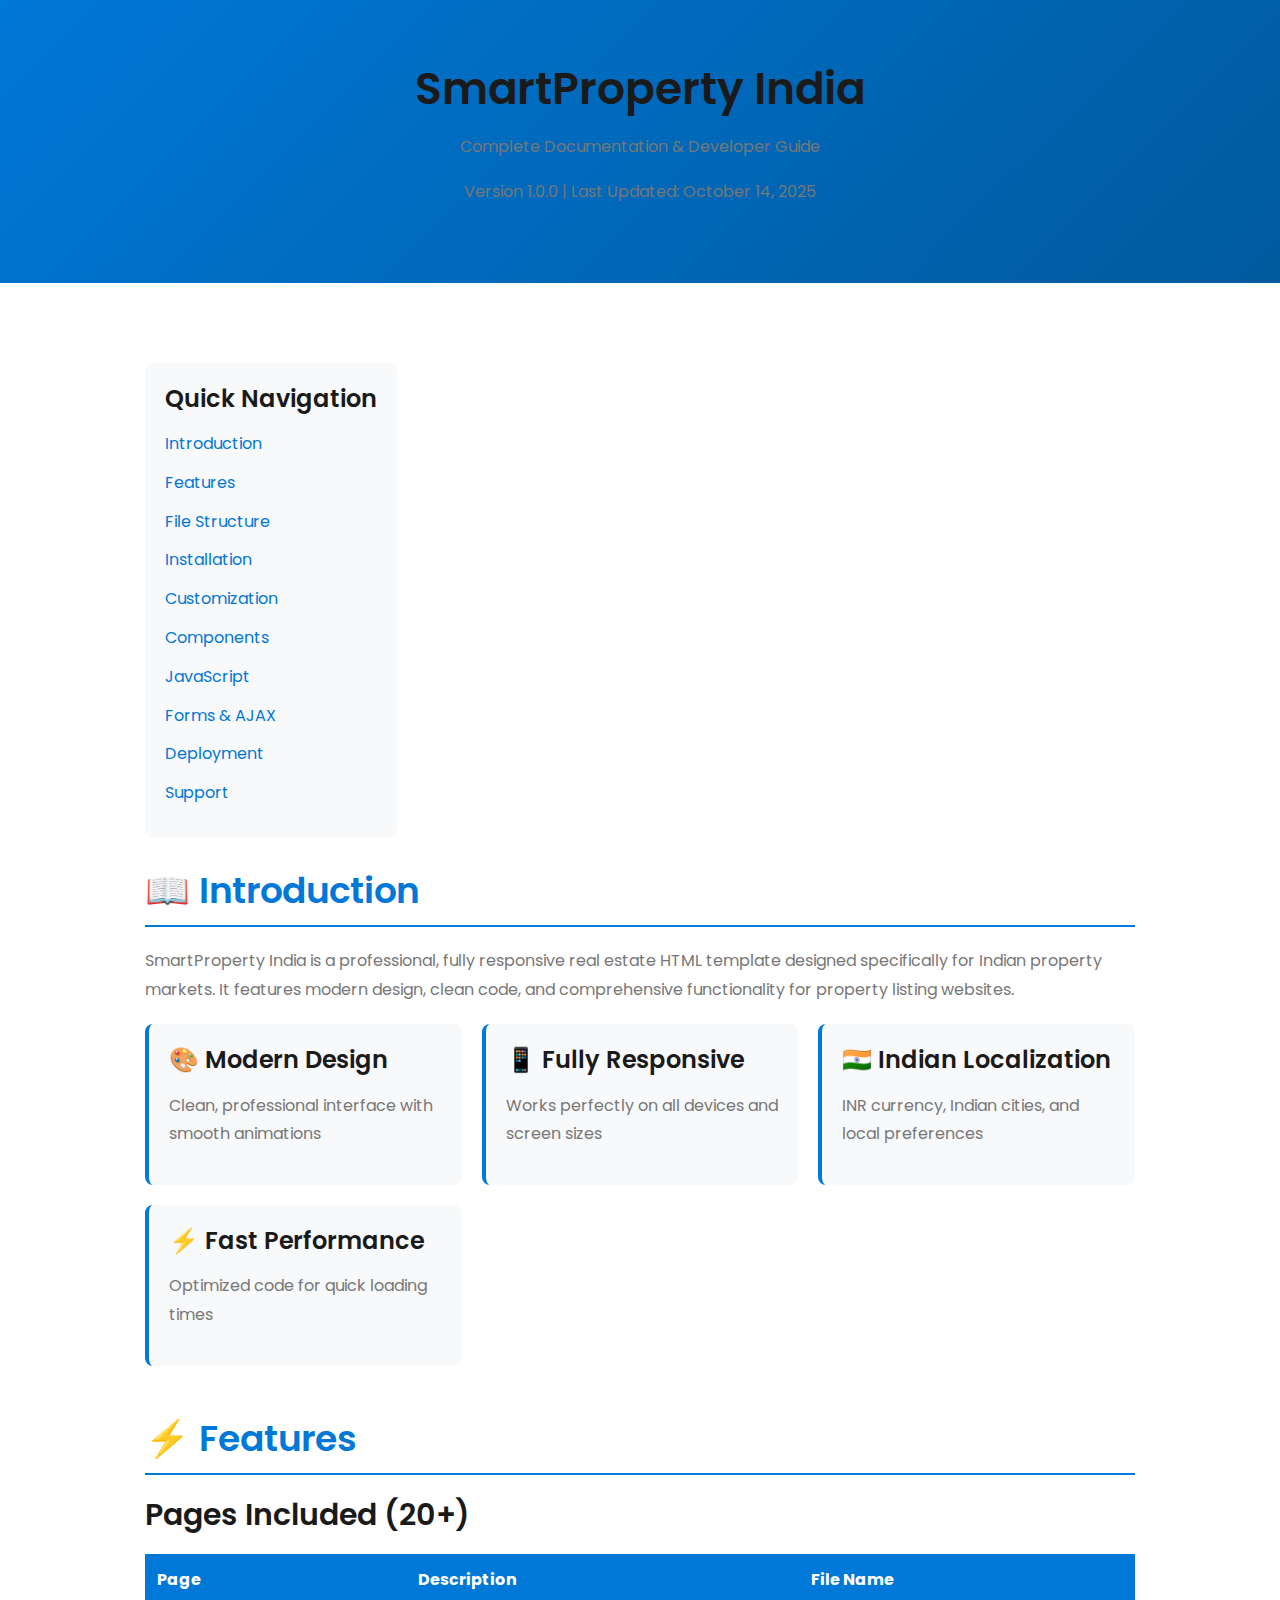
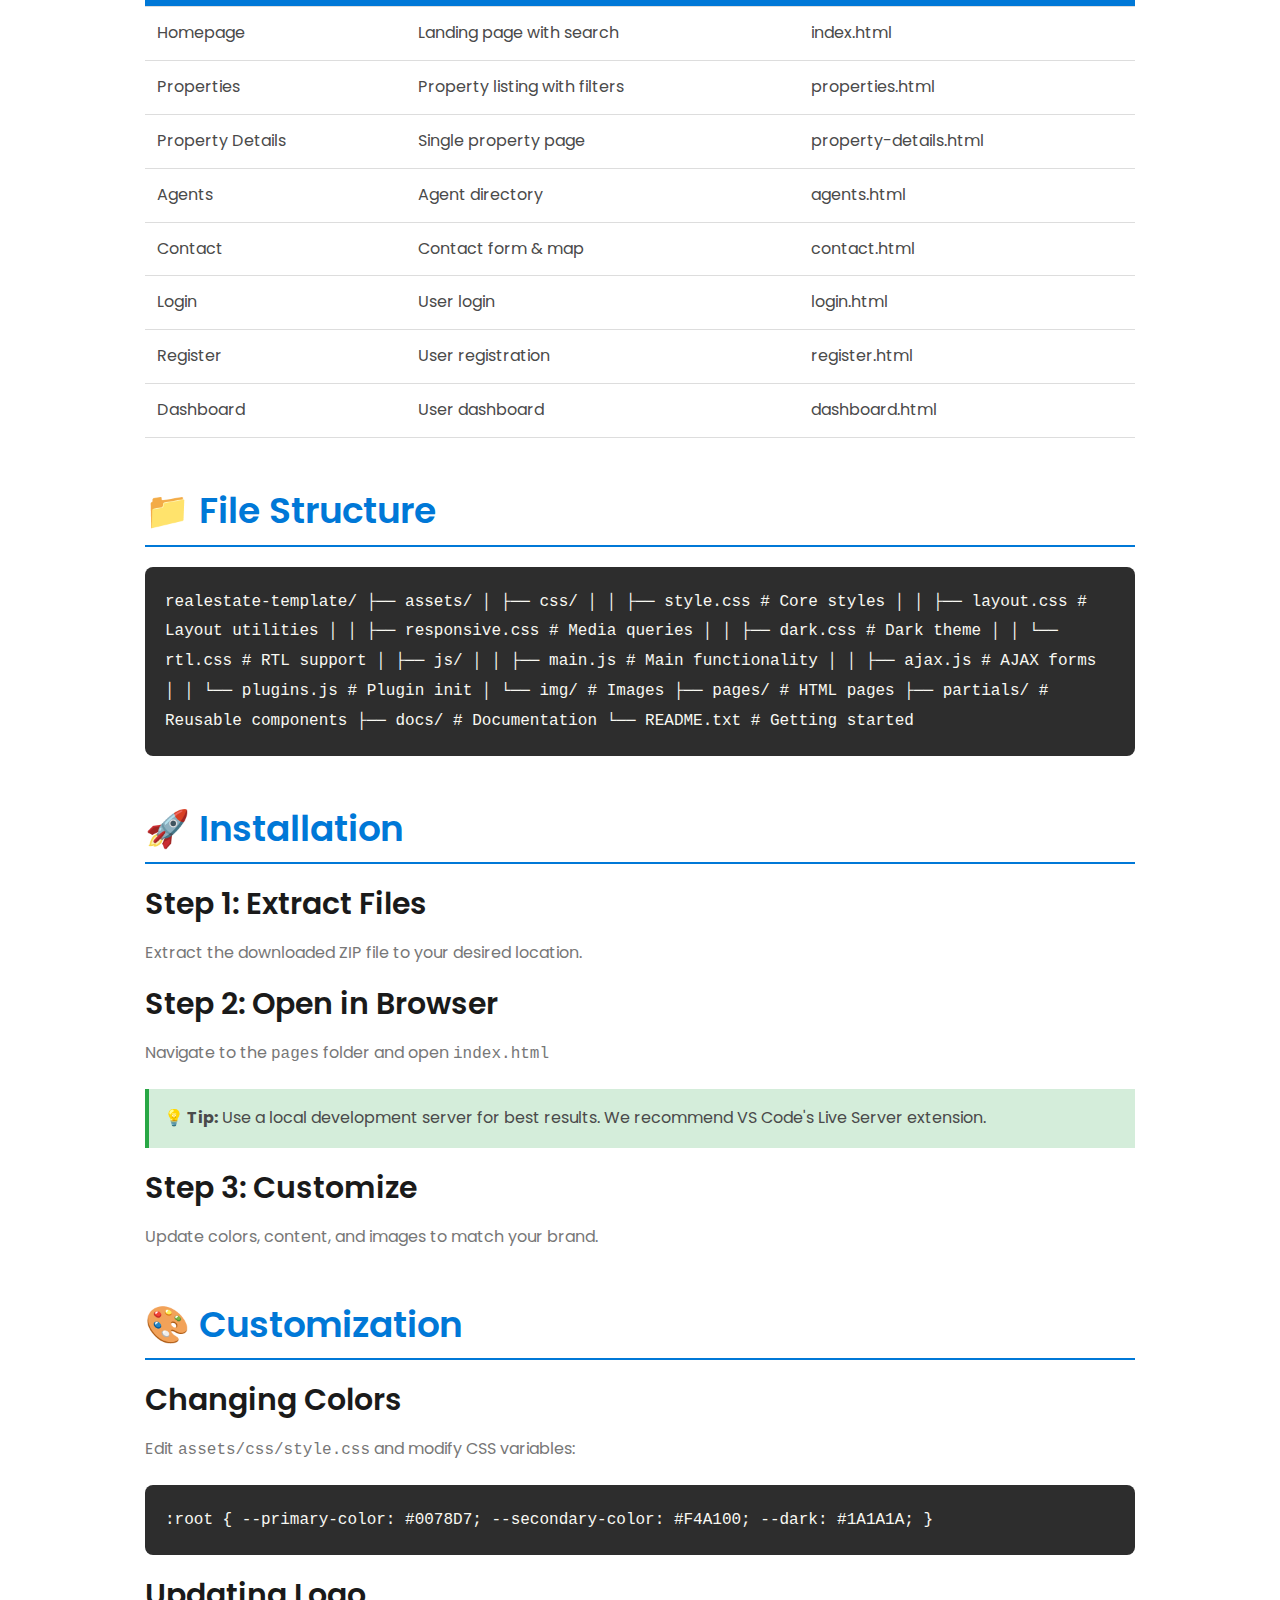
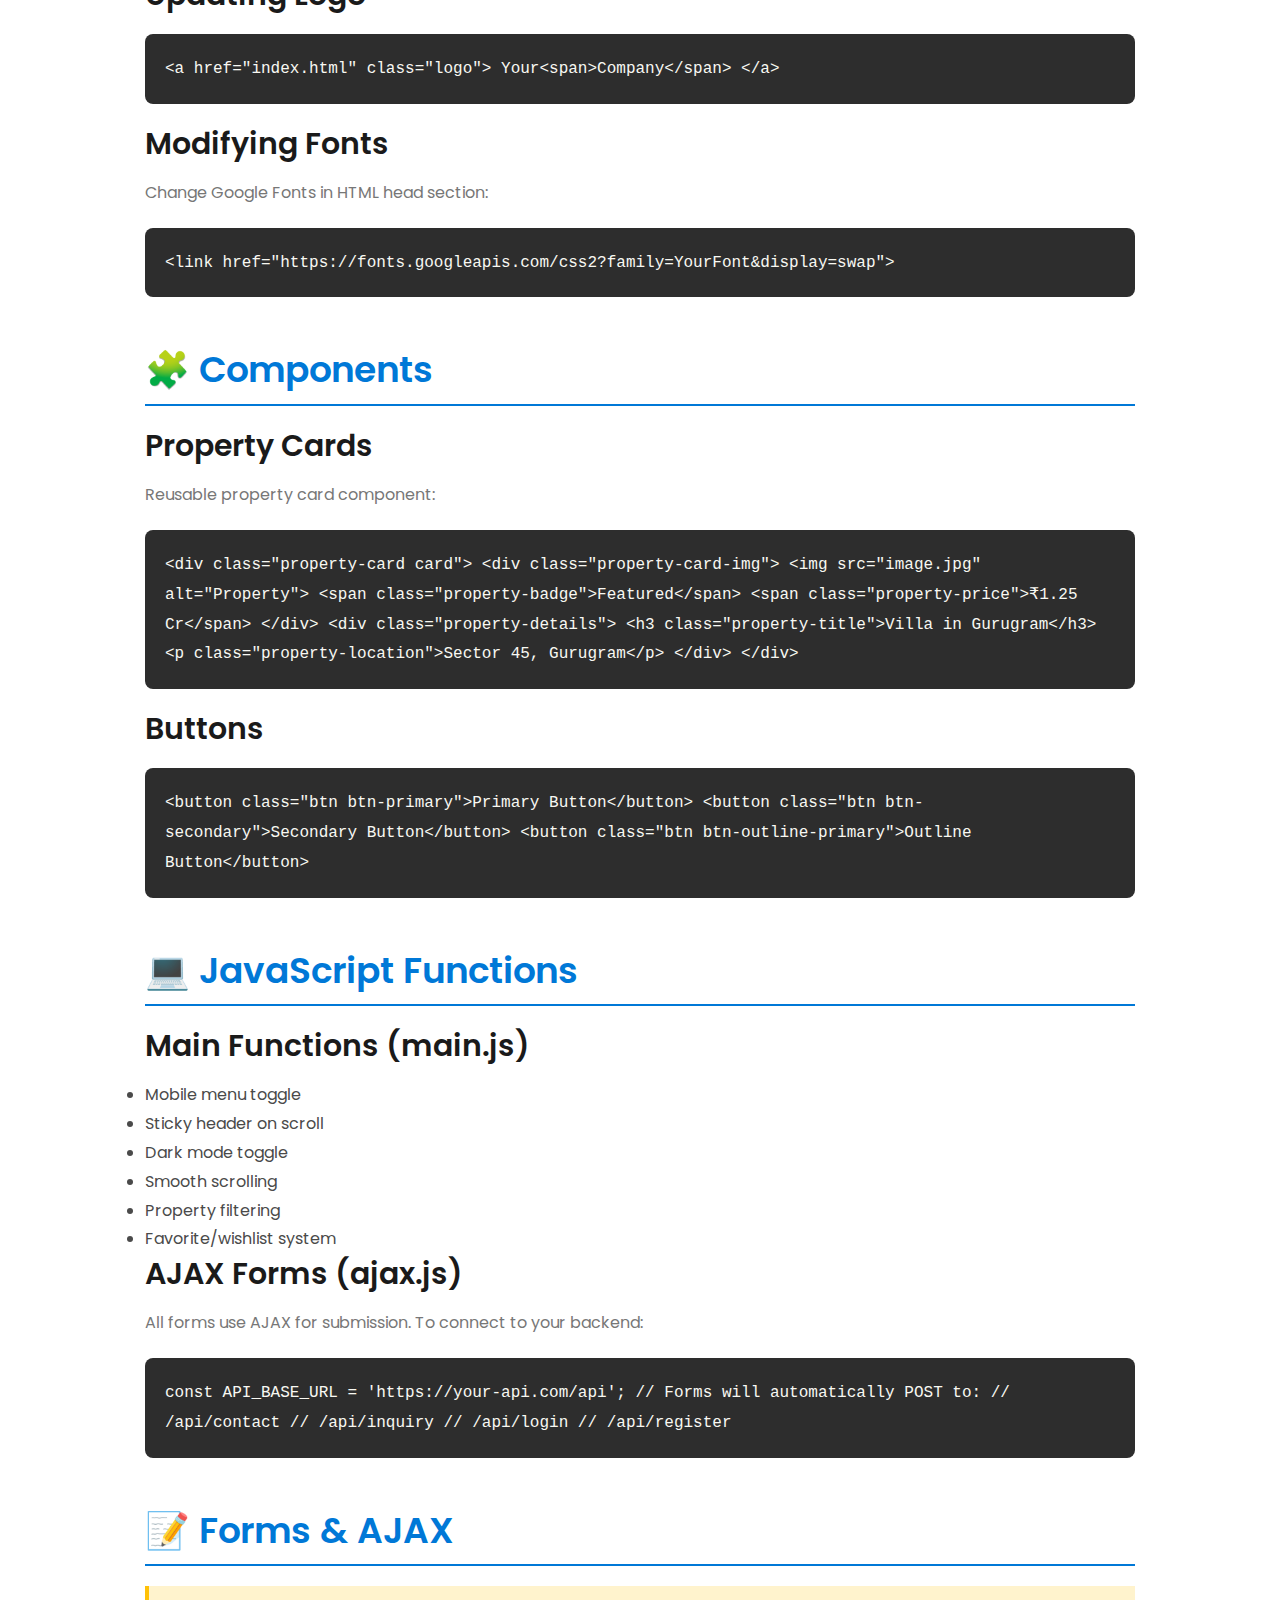
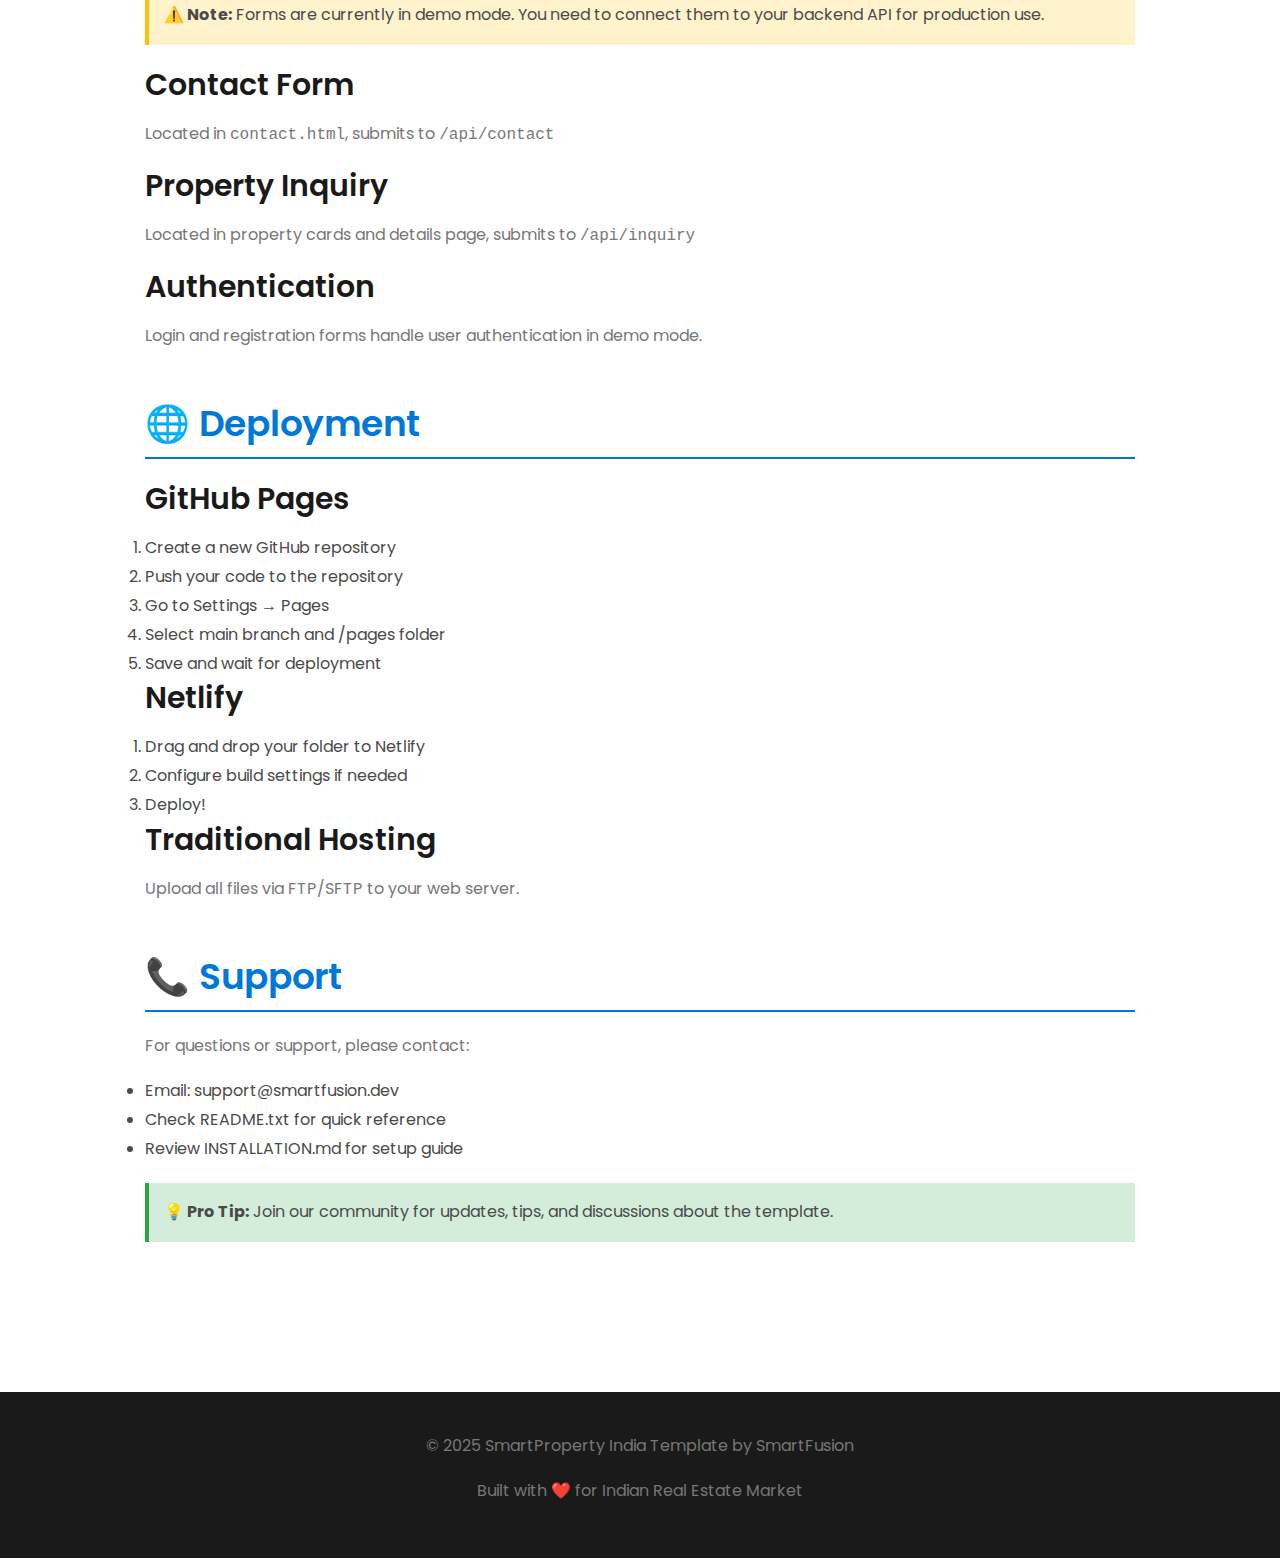
<file: docs/documentation.html>
<!DOCTYPE html>
<html lang="en">
<head>
    <meta charset="UTF-8">
    <meta name="viewport" content="width=device-width, initial-scale=1.0">
    <title>Documentation - SmartProperty India Template</title>
    
    <link href="https://fonts.googleapis.com/css2?family=Poppins:wght@300;400;500;600;700&display=swap" rel="stylesheet">
    <link rel="stylesheet" href="../assets/css/style.css">
    <link rel="stylesheet" href="../assets/css/layout.css">
    
    <style>
        body { font-family: 'Poppins', sans-serif; line-height: 1.8; }
        .doc-container { max-width: 1000px; margin: 0 auto; padding: 40px 20px; }
        .doc-header { background: linear-gradient(135deg, #0078D7, #005A9E); color: white; padding: 60px 20px; text-align: center; margin-bottom: 40px; }
        .doc-nav { background: #f8f9fa; padding: 20px; border-radius: 8px; margin-bottom: 30px; position: sticky; top: 20px; }
        .doc-nav ul { list-style: none; padding: 0; }
        .doc-nav li { margin-bottom: 10px; }
        .doc-nav a { color: #0078D7; text-decoration: none; }
        .doc-section { margin-bottom: 50px; }
        .doc-section h2 { color: #0078D7; border-bottom: 2px solid #0078D7; padding-bottom: 10px; margin-bottom: 20px; }
        .code-block { background: #2d2d2d; color: #f8f8f2; padding: 20px; border-radius: 8px; overflow-x: auto; margin: 20px 0; }
        .code-block code { font-family: 'Courier New', monospace; }
        .feature-grid { display: grid; grid-template-columns: repeat(auto-fit, minmax(250px, 1fr)); gap: 20px; margin: 20px 0; }
        .feature-box { padding: 20px; background: #f8f9fa; border-radius: 8px; border-left: 4px solid #0078D7; }
        table { width: 100%; border-collapse: collapse; margin: 20px 0; }
        table th, table td { padding: 12px; text-align: left; border-bottom: 1px solid #ddd; }
        table th { background: #0078D7; color: white; }
        .note { background: #fff3cd; border-left: 4px solid #ffc107; padding: 15px; margin: 20px 0; }
        .tip { background: #d4edda; border-left: 4px solid #28a745; padding: 15px; margin: 20px 0; }
    </style>
</head>
<body>
    <div class="doc-header">
        <h1>SmartProperty India</h1>
        <p>Complete Documentation & Developer Guide</p>
        <p>Version 1.0.0 | Last Updated: October 14, 2025</p>
    </div>

    <div class="doc-container">
        <div class="row">
            <div class="col-lg-3">
                <div class="doc-nav">
                    <h4>Quick Navigation</h4>
                    <ul>
                        <li><a href="#introduction">Introduction</a></li>
                        <li><a href="#features">Features</a></li>
                        <li><a href="#structure">File Structure</a></li>
                        <li><a href="#installation">Installation</a></li>
                        <li><a href="#customization">Customization</a></li>
                        <li><a href="#components">Components</a></li>
                        <li><a href="#javascript">JavaScript</a></li>
                        <li><a href="#forms">Forms & AJAX</a></li>
                        <li><a href="#deployment">Deployment</a></li>
                        <li><a href="#support">Support</a></li>
                    </ul>
                </div>
            </div>

            <div class="col-lg-9">
                <!-- Introduction -->
                <div id="introduction" class="doc-section">
                    <h2>📖 Introduction</h2>
                    <p>SmartProperty India is a professional, fully responsive real estate HTML template designed specifically for Indian property markets. It features modern design, clean code, and comprehensive functionality for property listing websites.</p>
                    
                    <div class="feature-grid">
                        <div class="feature-box">
                            <h4>🎨 Modern Design</h4>
                            <p>Clean, professional interface with smooth animations</p>
                        </div>
                        <div class="feature-box">
                            <h4>📱 Fully Responsive</h4>
                            <p>Works perfectly on all devices and screen sizes</p>
                        </div>
                        <div class="feature-box">
                            <h4>🇮🇳 Indian Localization</h4>
                            <p>INR currency, Indian cities, and local preferences</p>
                        </div>
                        <div class="feature-box">
                            <h4>⚡ Fast Performance</h4>
                            <p>Optimized code for quick loading times</p>
                        </div>
                    </div>
                </div>

                <!-- Features -->
                <div id="features" class="doc-section">
                    <h2>⚡ Features</h2>
                    
                    <h3>Pages Included (20+)</h3>
                    <table>
                        <thead>
                            <tr>
                                <th>Page</th>
                                <th>Description</th>
                                <th>File Name</th>
                            </tr>
                        </thead>
                        <tbody>
                            <tr><td>Homepage</td><td>Landing page with search</td><td>index.html</td></tr>
                            <tr><td>Properties</td><td>Property listing with filters</td><td>properties.html</td></tr>
                            <tr><td>Property Details</td><td>Single property page</td><td>property-details.html</td></tr>
                            <tr><td>Agents</td><td>Agent directory</td><td>agents.html</td></tr>
                            <tr><td>Contact</td><td>Contact form & map</td><td>contact.html</td></tr>
                            <tr><td>Login</td><td>User login</td><td>login.html</td></tr>
                            <tr><td>Register</td><td>User registration</td><td>register.html</td></tr>
                            <tr><td>Dashboard</td><td>User dashboard</td><td>dashboard.html</td></tr>
                        </tbody>
                    </table>
                </div>

                <!-- File Structure -->
                <div id="structure" class="doc-section">
                    <h2>📁 File Structure</h2>
                    <div class="code-block">
                        <code>
realestate-template/
├── assets/
│   ├── css/
│   │   ├── style.css          # Core styles
│   │   ├── layout.css         # Layout utilities
│   │   ├── responsive.css     # Media queries
│   │   ├── dark.css           # Dark theme
│   │   └── rtl.css            # RTL support
│   ├── js/
│   │   ├── main.js            # Main functionality
│   │   ├── ajax.js            # AJAX forms
│   │   └── plugins.js         # Plugin init
│   └── img/                   # Images
├── pages/                     # HTML pages
├── partials/                  # Reusable components
├── docs/                      # Documentation
└── README.txt                 # Getting started
                        </code>
                    </div>
                </div>

                <!-- Installation -->
                <div id="installation" class="doc-section">
                    <h2>🚀 Installation</h2>
                    
                    <h3>Step 1: Extract Files</h3>
                    <p>Extract the downloaded ZIP file to your desired location.</p>
                    
                    <h3>Step 2: Open in Browser</h3>
                    <p>Navigate to the <code>pages</code> folder and open <code>index.html</code></p>
                    
                    <div class="tip">
                        <strong>💡 Tip:</strong> Use a local development server for best results. We recommend VS Code's Live Server extension.
                    </div>
                    
                    <h3>Step 3: Customize</h3>
                    <p>Update colors, content, and images to match your brand.</p>
                </div>

                <!-- Customization -->
                <div id="customization" class="doc-section">
                    <h2>🎨 Customization</h2>
                    
                    <h3>Changing Colors</h3>
                    <p>Edit <code>assets/css/style.css</code> and modify CSS variables:</p>
                    <div class="code-block">
                        <code>
:root {
    --primary-color: #0078D7;
    --secondary-color: #F4A100;
    --dark: #1A1A1A;
}
                        </code>
                    </div>
                    
                    <h3>Updating Logo</h3>
                    <div class="code-block">
                        <code>
&lt;a href="index.html" class="logo"&gt;
    Your&lt;span&gt;Company&lt;/span&gt;
&lt;/a&gt;
                        </code>
                    </div>
                    
                    <h3>Modifying Fonts</h3>
                    <p>Change Google Fonts in HTML head section:</p>
                    <div class="code-block">
                        <code>
&lt;link href="https://fonts.googleapis.com/css2?family=YourFont&display=swap"&gt;
                        </code>
                    </div>
                </div>

                <!-- Components -->
                <div id="components" class="doc-section">
                    <h2>🧩 Components</h2>
                    
                    <h3>Property Cards</h3>
                    <p>Reusable property card component:</p>
                    <div class="code-block">
                        <code>
&lt;div class="property-card card"&gt;
    &lt;div class="property-card-img"&gt;
        &lt;img src="image.jpg" alt="Property"&gt;
        &lt;span class="property-badge"&gt;Featured&lt;/span&gt;
        &lt;span class="property-price"&gt;₹1.25 Cr&lt;/span&gt;
    &lt;/div&gt;
    &lt;div class="property-details"&gt;
        &lt;h3 class="property-title"&gt;Villa in Gurugram&lt;/h3&gt;
        &lt;p class="property-location"&gt;Sector 45, Gurugram&lt;/p&gt;
    &lt;/div&gt;
&lt;/div&gt;
                        </code>
                    </div>
                    
                    <h3>Buttons</h3>
                    <div class="code-block">
                        <code>
&lt;button class="btn btn-primary"&gt;Primary Button&lt;/button&gt;
&lt;button class="btn btn-secondary"&gt;Secondary Button&lt;/button&gt;
&lt;button class="btn btn-outline-primary"&gt;Outline Button&lt;/button&gt;
                        </code>
                    </div>
                </div>

                <!-- JavaScript -->
                <div id="javascript" class="doc-section">
                    <h2>💻 JavaScript Functions</h2>
                    
                    <h3>Main Functions (main.js)</h3>
                    <ul>
                        <li>Mobile menu toggle</li>
                        <li>Sticky header on scroll</li>
                        <li>Dark mode toggle</li>
                        <li>Smooth scrolling</li>
                        <li>Property filtering</li>
                        <li>Favorite/wishlist system</li>
                    </ul>
                    
                    <h3>AJAX Forms (ajax.js)</h3>
                    <p>All forms use AJAX for submission. To connect to your backend:</p>
                    <div class="code-block">
                        <code>
const API_BASE_URL = 'https://your-api.com/api';

// Forms will automatically POST to:
// /api/contact
// /api/inquiry
// /api/login
// /api/register
                        </code>
                    </div>
                </div>

                <!-- Forms -->
                <div id="forms" class="doc-section">
                    <h2>📝 Forms & AJAX</h2>
                    
                    <div class="note">
                        <strong>⚠️ Note:</strong> Forms are currently in demo mode. You need to connect them to your backend API for production use.
                    </div>
                    
                    <h3>Contact Form</h3>
                    <p>Located in <code>contact.html</code>, submits to <code>/api/contact</code></p>
                    
                    <h3>Property Inquiry</h3>
                    <p>Located in property cards and details page, submits to <code>/api/inquiry</code></p>
                    
                    <h3>Authentication</h3>
                    <p>Login and registration forms handle user authentication in demo mode.</p>
                </div>

                <!-- Deployment -->
                <div id="deployment" class="doc-section">
                    <h2>🌐 Deployment</h2>
                    
                    <h3>GitHub Pages</h3>
                    <ol>
                        <li>Create a new GitHub repository</li>
                        <li>Push your code to the repository</li>
                        <li>Go to Settings → Pages</li>
                        <li>Select main branch and /pages folder</li>
                        <li>Save and wait for deployment</li>
                    </ol>
                    
                    <h3>Netlify</h3>
                    <ol>
                        <li>Drag and drop your folder to Netlify</li>
                        <li>Configure build settings if needed</li>
                        <li>Deploy!</li>
                    </ol>
                    
                    <h3>Traditional Hosting</h3>
                    <p>Upload all files via FTP/SFTP to your web server.</p>
                </div>

                <!-- Support -->
                <div id="support" class="doc-section">
                    <h2>📞 Support</h2>
                    <p>For questions or support, please contact:</p>
                    <ul>
                        <li>Email: support@smartfusion.dev</li>
                        <li>Check README.txt for quick reference</li>
                        <li>Review INSTALLATION.md for setup guide</li>
                    </ul>
                    
                    <div class="tip">
                        <strong>💡 Pro Tip:</strong> Join our community for updates, tips, and discussions about the template.
                    </div>
                </div>
            </div>
        </div>
    </div>

    <footer style="background: #1A1A1A; color: white; padding: 40px 0; text-align: center; margin-top: 60px;">
        <p>&copy; 2025 SmartProperty India Template by SmartFusion</p>
        <p>Built with ❤️ for Indian Real Estate Market</p>
    </footer>
</body>
</html>
</file>
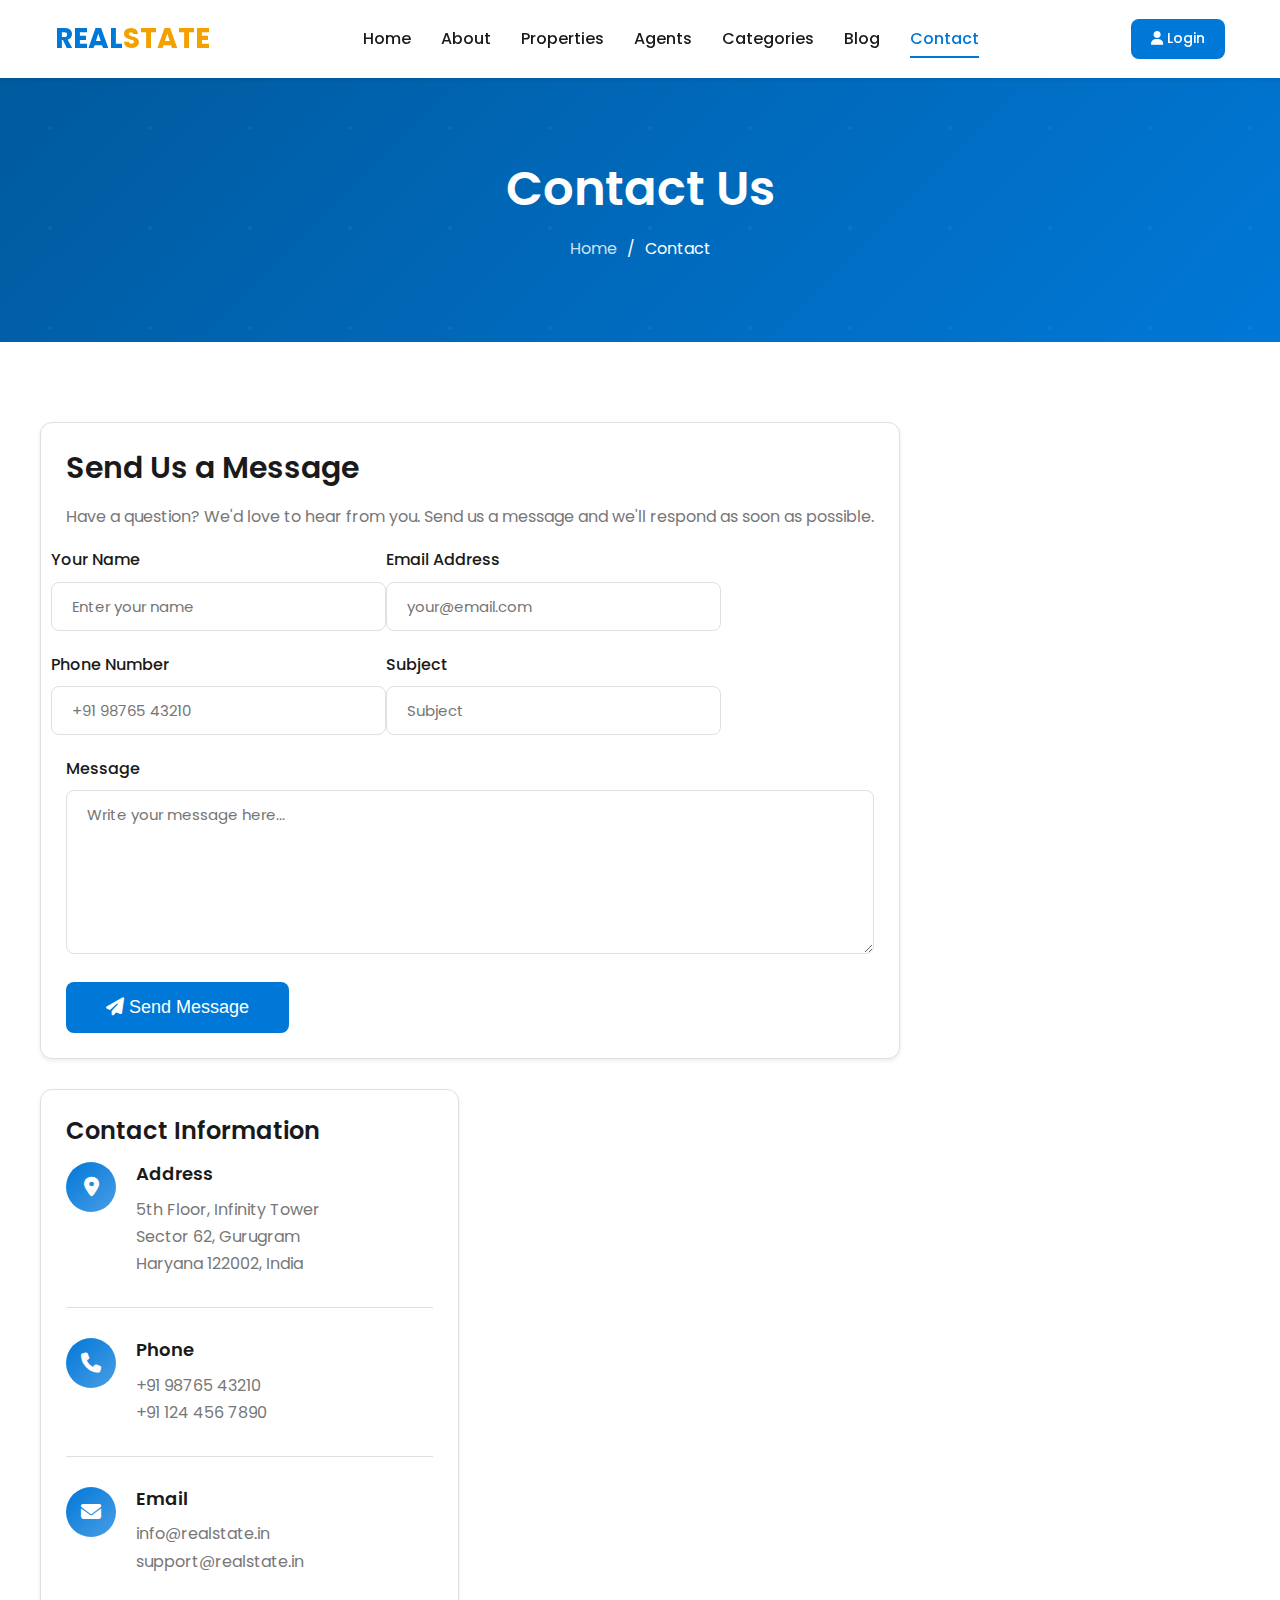
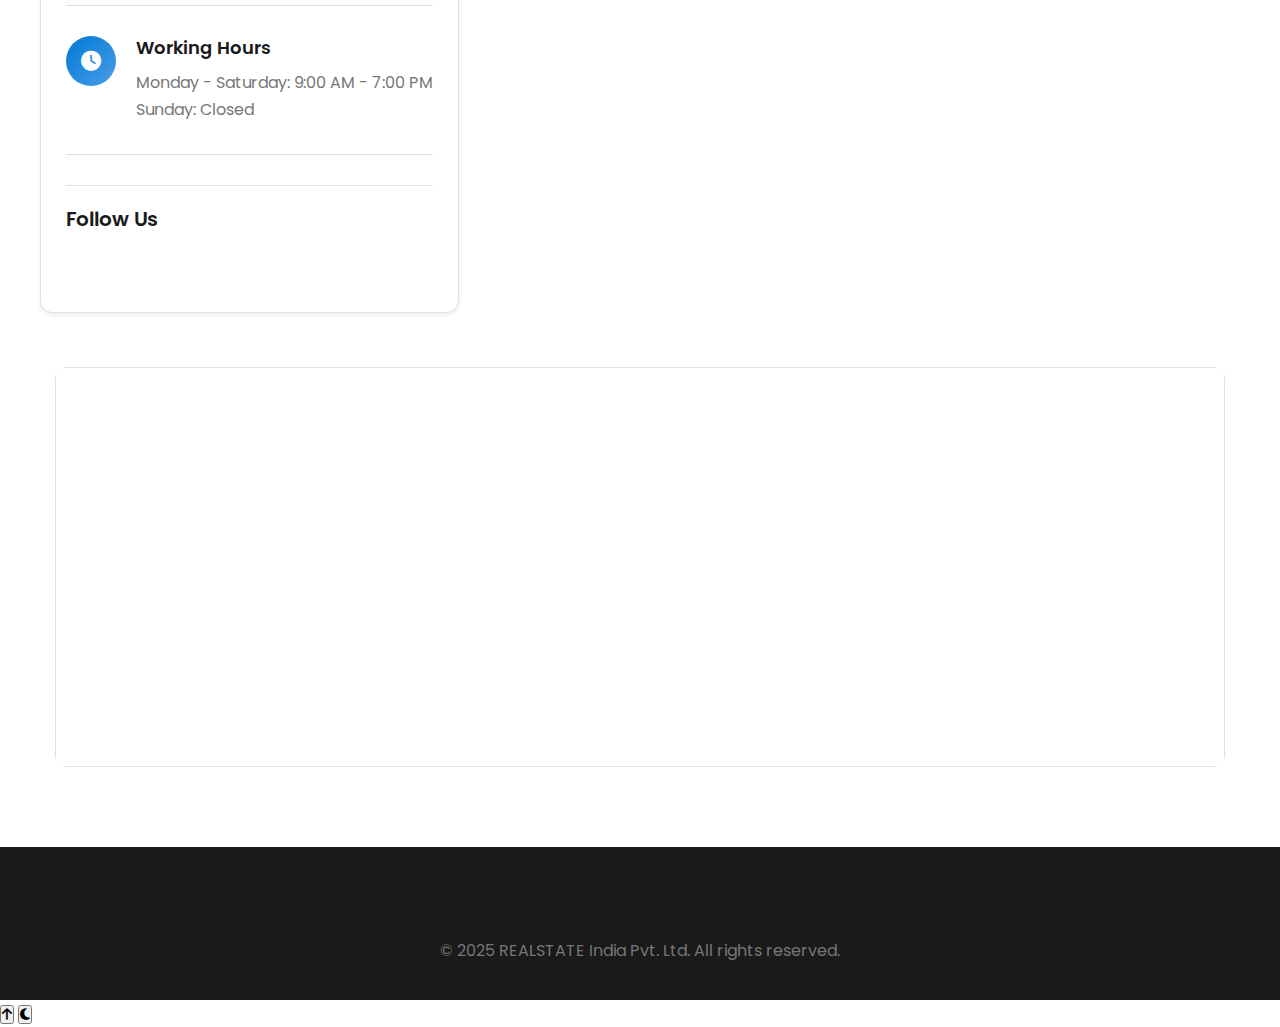
<file: pages/contact.html>
<!DOCTYPE html>
<html lang="en">
<head>
    <meta charset="UTF-8">
    <meta name="viewport" content="width=device-width, initial-scale=1.0">
    <title>Contact Us - REALSTATE India</title>
    
    <link rel="preconnect" href="https://fonts.googleapis.com">
    <link href="https://fonts.googleapis.com/css2?family=Poppins:wght@300;400;500;600;700&display=swap" rel="stylesheet">
    <link rel="stylesheet" href="https://cdnjs.cloudflare.com/ajax/libs/font-awesome/6.4.0/css/all.min.css">
    <link rel="stylesheet" href="../assets/css/style.css">
    <link rel="stylesheet" href="../assets/css/layout.css">
    <link rel="stylesheet" href="../assets/css/responsive.css">
</head>
<body>
    <!-- Header -->
    <header class="header">
        <div class="container">
            <nav class="navbar">
                <a href="index.html" class="logo">REAL<span>STATE</span></a>
                
                <ul class="nav-menu">
                    <li><a href="index.html">Home</a></li>
                    <li><a href="about.html">About</a></li>
                    <li><a href="properties.html">Properties</a></li>
                    <li><a href="agents.html">Agents</a></li>
                    <li><a href="categories.html">Categories</a></li>
                    <li><a href="blog.html">Blog</a></li>
                    <li><a href="contact.html" class="active">Contact</a></li>
                </ul>
                
                <div class="nav-actions">
                    <a href="add-property.html" class="btn btn-outline-primary btn-sm d-none d-md-inline-block">
                        <i class="fas fa-plus"></i> Add Property
                    </a>
                    <a href="login.html" class="btn btn-primary btn-sm">
                        <i class="fas fa-user"></i> Login
                    </a>
                </div>
                
                <div class="menu-toggle">
                    <span></span>
                    <span></span>
                    <span></span>
                </div>
            </nav>
        </div>
    </header>

    <!-- Page Hero -->
    <div class="page-hero">
        <div class="container">
            <h1>Contact Us</h1>
            <ul class="breadcrumb">
                <li><a href="index.html">Home</a></li>
                <li>/</li>
                <li>Contact</li>
            </ul>
        </div>
    </div>

    <!-- Contact Section -->
    <section class="contact-section">
        <div class="container">
            <div class="row">
                <!-- Contact Form -->
                <div class="col-lg-8">
                    <div class="contact-form-wrapper card">
                        <div class="card-body">
                            <h3>Send Us a Message</h3>
                            <p>Have a question? We'd love to hear from you. Send us a message and we'll respond as soon as possible.</p>
                            
                            <form id="contactForm">
                                <div class="row">
                                    <div class="col-md-6">
                                        <div class="form-group">
                                            <label class="form-label">Your Name</label>
                                            <input type="text" name="name" class="form-control" placeholder="Enter your name" required>
                                        </div>
                                    </div>
                                    <div class="col-md-6">
                                        <div class="form-group">
                                            <label class="form-label">Email Address</label>
                                            <input type="email" name="email" class="form-control" placeholder="your@email.com" required>
                                        </div>
                                    </div>
                                </div>
                                
                                <div class="row">
                                    <div class="col-md-6">
                                        <div class="form-group">
                                            <label class="form-label">Phone Number</label>
                                            <input type="tel" name="phone" class="form-control" placeholder="+91 98765 43210">
                                        </div>
                                    </div>
                                    <div class="col-md-6">
                                        <div class="form-group">
                                            <label class="form-label">Subject</label>
                                            <input type="text" name="subject" class="form-control" placeholder="Subject">
                                        </div>
                                    </div>
                                </div>
                                
                                <div class="form-group">
                                    <label class="form-label">Message</label>
                                    <textarea name="message" class="form-control" rows="6" placeholder="Write your message here..." required></textarea>
                                </div>
                                
                                <button type="submit" class="btn btn-primary btn-lg">
                                    <i class="fas fa-paper-plane"></i> Send Message
                                </button>
                            </form>
                        </div>
                    </div>
                </div>

                <!-- Contact Info -->
                <div class="col-lg-4">
                    <div class="contact-info-box card">
                        <div class="card-body">
                            <h4>Contact Information</h4>
                            
                            <div class="contact-info-item">
                                <div class="contact-icon">
                                    <i class="fas fa-map-marker-alt"></i>
                                </div>
                                <div>
                                    <h5>Address</h5>
                                    <p>5th Floor, Infinity Tower<br>Sector 62, Gurugram<br>Haryana 122002, India</p>
                                </div>
                            </div>
                            
                            <div class="contact-info-item">
                                <div class="contact-icon">
                                    <i class="fas fa-phone"></i>
                                </div>
                                <div>
                                    <h5>Phone</h5>
                                    <p><a href="tel:+919876543210">+91 98765 43210</a><br>
                                    <a href="tel:+911244567890">+91 124 456 7890</a></p>
                                </div>
                            </div>
                            
                            <div class="contact-info-item">
                                <div class="contact-icon">
                                    <i class="fas fa-envelope"></i>
                                </div>
                                <div>
                                    <h5>Email</h5>
                                    <p><a href="mailto:info@realstate.in">info@realstate.in</a><br>
                                    <a href="mailto:support@realstate.in">support@realstate.in</a></p>
                                </div>
                            </div>
                            
                            <div class="contact-info-item">
                                <div class="contact-icon">
                                    <i class="fas fa-clock"></i>
                                </div>
                                <div>
                                    <h5>Working Hours</h5>
                                    <p>Monday - Saturday: 9:00 AM - 7:00 PM<br>Sunday: Closed</p>
                                </div>
                            </div>
                            
                            <div class="social-links-contact">
                                <h5>Follow Us</h5>
                                <div class="social-links">
                                    <a href="#"><i class="fab fa-facebook-f"></i></a>
                                    <a href="#"><i class="fab fa-twitter"></i></a>
                                    <a href="#"><i class="fab fa-instagram"></i></a>
                                    <a href="#"><i class="fab fa-linkedin-in"></i></a>
                                    <a href="#"><i class="fab fa-youtube"></i></a>
                                </div>
                            </div>
                        </div>
                    </div>
                </div>
            </div>
            
            <!-- Map -->
            <div class="contact-map mt-4">
                <div id="contactMap" class="property-map" data-lat="28.4595" data-lng="77.0266"></div>
            </div>
        </div>
    </section>

    <!-- Footer -->
    <footer class="footer">
        <div class="container">
            <div class="footer-bottom">
                <p>&copy; 2025 REALSTATE India Pvt. Ltd. All rights reserved.</p>
            </div>
        </div>
    </footer>

    <button class="back-to-top"><i class="fas fa-arrow-up"></i></button>
    <button class="theme-toggle"><i class="fas fa-moon"></i></button>

    <style>
        .contact-form-wrapper,
        .contact-info-box {
            margin-bottom: 30px;
        }
        
        .contact-info-item {
            display: flex;
            gap: 20px;
            margin-bottom: 30px;
            padding-bottom: 30px;
            border-bottom: 1px solid var(--gray-light);
        }
        
        .contact-info-item:last-of-type {
            border-bottom: none;
        }
        
        .contact-icon {
            width: 50px;
            height: 50px;
            background: linear-gradient(135deg, var(--primary-color), var(--primary-light));
            border-radius: 50%;
            display: flex;
            align-items: center;
            justify-content: center;
            color: var(--white);
            font-size: 1.25rem;
            flex-shrink: 0;
        }
        
        .contact-info-item h5 {
            margin-bottom: 10px;
            font-size: 1.125rem;
        }
        
        .contact-info-item p {
            margin: 0;
            color: var(--gray);
        }
        
        .contact-info-item a {
            color: var(--gray);
        }
        
        .contact-info-item a:hover {
            color: var(--primary-color);
        }
        
        .social-links-contact {
            padding-top: 20px;
            border-top: 1px solid var(--gray-light);
        }
        
        .social-links-contact h5 {
            margin-bottom: 15px;
        }
        
        .contact-map {
            height: 400px;
            border-radius: var(--border-radius-lg);
            overflow: hidden;
        }
        
        .property-map {
            width: 100%;
            height: 100%;
        }
    </style>

    <script src="../assets/js/main.js"></script>
    <script src="../assets/js/ajax.js"></script>
    <script src="../assets/js/plugins.js"></script>
</body>
</html>
</file>
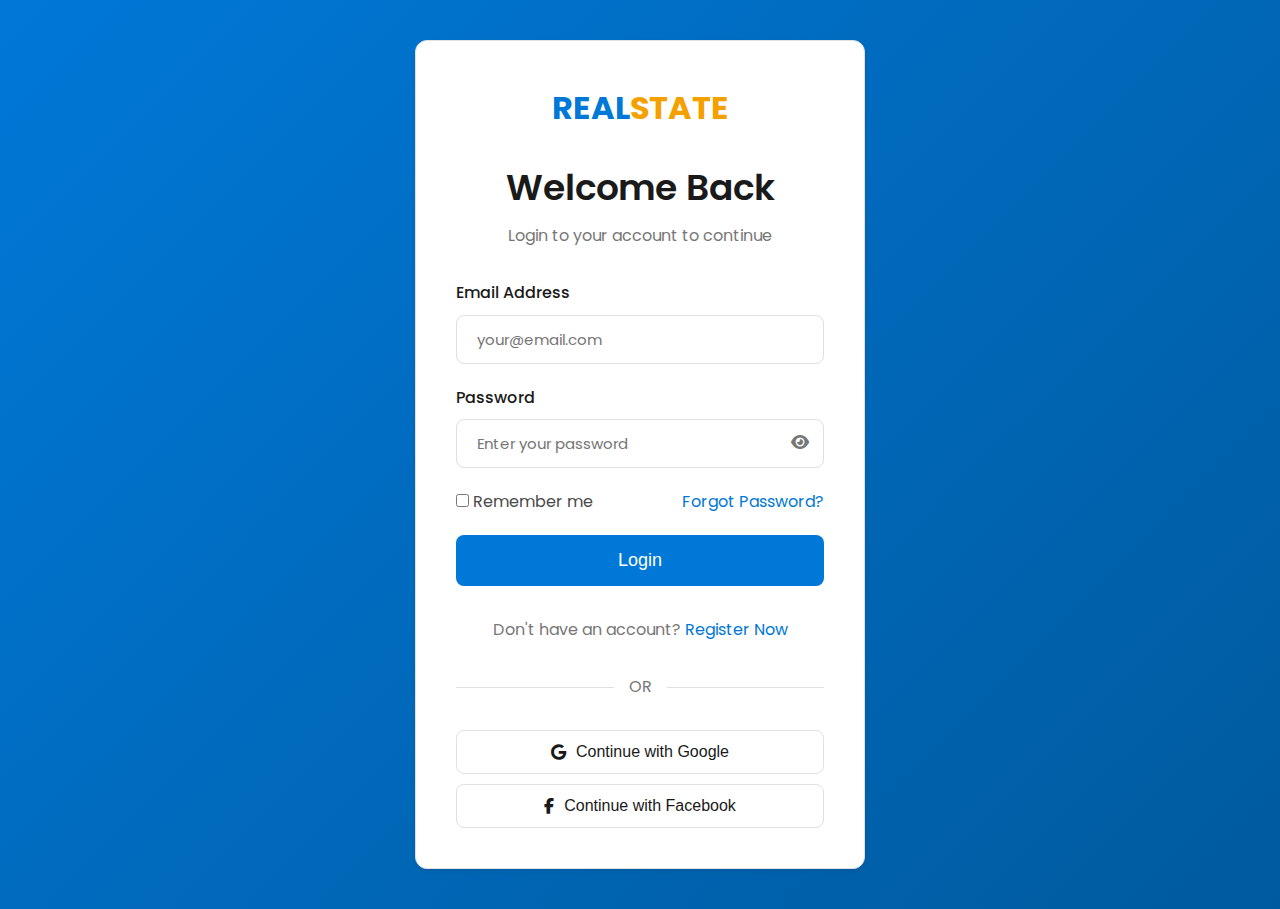
<file: pages/login.html>
<!DOCTYPE html>
<html lang="en">
<head>
    <meta charset="UTF-8">
    <meta name="viewport" content="width=device-width, initial-scale=1.0">
    <title>Login - REALSTATE India</title>
    
    <link rel="preconnect" href="https://fonts.googleapis.com">
    <link href="https://fonts.googleapis.com/css2?family=Poppins:wght@300;400;500;600;700&display=swap" rel="stylesheet">
    <link rel="stylesheet" href="https://cdnjs.cloudflare.com/ajax/libs/font-awesome/6.4.0/css/all.min.css">
    <link rel="stylesheet" href="../assets/css/style.css">
    <link rel="stylesheet" href="../assets/css/layout.css">
    <link rel="stylesheet" href="../assets/css/responsive.css">
</head>
<body>
    <div class="auth-page">
        <div class="auth-container">
            <div class="auth-card card">
                <div class="auth-logo">
                    <a href="index.html" class="logo">REAL<span>STATE</span></a>
                </div>
                
                <div class="auth-header">
                    <h2>Welcome Back</h2>
                    <p>Login to your account to continue</p>
                </div>
                
                <form id="loginForm" class="auth-form">
                    <div class="form-group">
                        <label class="form-label">Email Address</label>
                        <input type="email" name="email" class="form-control" placeholder="your@email.com" required>
                    </div>
                    
                    <div class="form-group">
                        <label class="form-label">Password</label>
                        <div class="password-input">
                            <input type="password" name="password" class="form-control" placeholder="Enter your password" required>
                            <span class="password-toggle">
                                <i class="fas fa-eye"></i>
                            </span>
                        </div>
                    </div>
                    
                    <div class="form-group d-flex justify-content-between align-items-center">
                        <div>
                            <input type="checkbox" id="remember" name="remember">
                            <label for="remember">Remember me</label>
                        </div>
                        <a href="#" class="text-primary">Forgot Password?</a>
                    </div>
                    
                    <button type="submit" class="btn btn-primary w-100 btn-lg">Login</button>
                </form>
                
                <div class="auth-footer">
                    <p>Don't have an account? <a href="register.html" class="text-primary">Register Now</a></p>
                </div>
                
                <div class="auth-divider">
                    <span>OR</span>
                </div>
                
                <div class="social-login">
                    <button class="btn btn-social google">
                        <i class="fab fa-google"></i> Continue with Google
                    </button>
                    <button class="btn btn-social facebook">
                        <i class="fab fa-facebook-f"></i> Continue with Facebook
                    </button>
                </div>
            </div>
        </div>
    </div>

    <style>
        .auth-page {
            min-height: 100vh;
            display: flex;
            align-items: center;
            justify-content: center;
            background: linear-gradient(135deg, var(--primary-color), var(--primary-dark));
            padding: 40px 20px;
        }
        
        .auth-container {
            max-width: 450px;
            width: 100%;
        }
        
        .auth-card {
            padding: 40px;
        }
        
        .auth-logo {
            text-align: center;
            margin-bottom: 30px;
        }
        
        .auth-logo .logo {
            font-size: 2rem;
        }
        
        .auth-header {
            text-align: center;
            margin-bottom: 30px;
        }
        
        .auth-header h2 {
            margin-bottom: 10px;
        }
        
        .auth-header p {
            color: var(--gray);
        }
        
        .auth-form .form-group {
            margin-bottom: 20px;
        }
        
        .password-input {
            position: relative;
        }
        
        .password-toggle {
            position: absolute;
            right: 15px;
            top: 50%;
            transform: translateY(-50%);
            cursor: pointer;
            color: var(--gray);
        }
        
        .auth-footer {
            text-align: center;
            margin-top: 30px;
        }
        
        .auth-divider {
            text-align: center;
            margin: 30px 0;
            position: relative;
        }
        
        .auth-divider::before {
            content: '';
            position: absolute;
            top: 50%;
            left: 0;
            right: 0;
            height: 1px;
            background: var(--gray-light);
        }
        
        .auth-divider span {
            background: var(--white);
            padding: 0 15px;
            position: relative;
            color: var(--gray);
        }
        
        .social-login {
            display: flex;
            flex-direction: column;
            gap: 10px;
        }
        
        .btn-social {
            display: flex;
            align-items: center;
            justify-content: center;
            gap: 10px;
            padding: 12px;
            border: 1px solid var(--gray-light);
            background: var(--white);
            color: var(--dark);
            transition: var(--transition);
        }
        
        .btn-social:hover {
            background: var(--off-white);
        }
        
        .btn-social.google:hover {
            border-color: #DB4437;
            color: #DB4437;
        }
        
        .btn-social.facebook:hover {
            border-color: #1877F2;
            color: #1877F2;
        }
    </style>

    <script src="../assets/js/main.js"></script>
    <script src="../assets/js/ajax.js"></script>
</body>
</html>
</file>
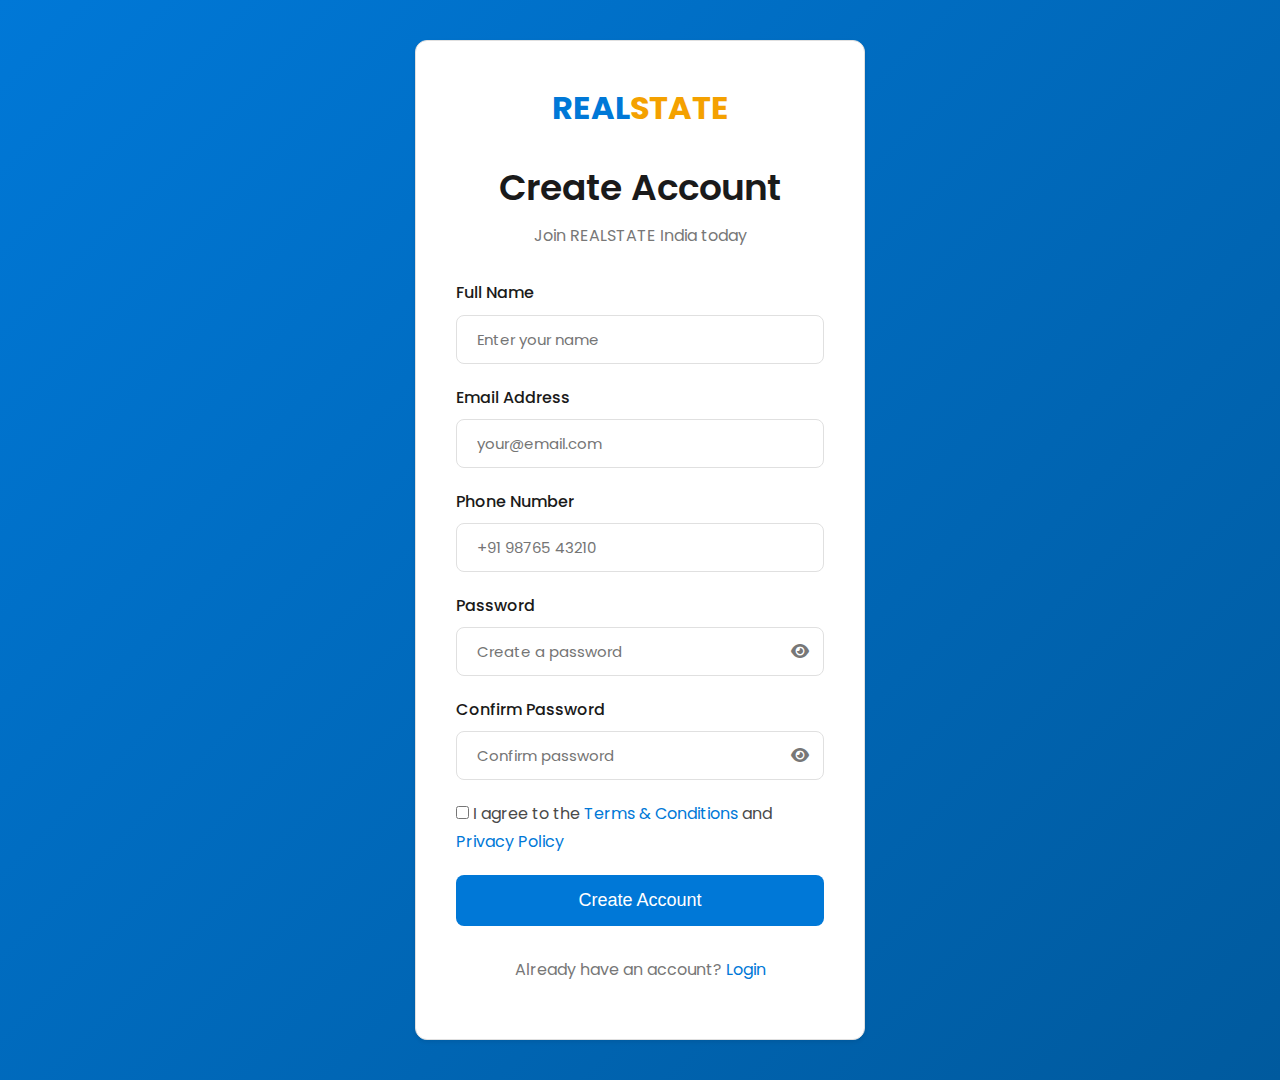
<file: pages/register.html>
<!DOCTYPE html>
<html lang="en">
<head>
    <meta charset="UTF-8">
    <meta name="viewport" content="width=device-width, initial-scale=1.0">
    <title>Register - REALSTATE India</title>
    
    <link rel="preconnect" href="https://fonts.googleapis.com">
    <link href="https://fonts.googleapis.com/css2?family=Poppins:wght@300;400;500;600;700&display=swap" rel="stylesheet">
    <link rel="stylesheet" href="https://cdnjs.cloudflare.com/ajax/libs/font-awesome/6.4.0/css/all.min.css">
    <link rel="stylesheet" href="../assets/css/style.css">
    <link rel="stylesheet" href="../assets/css/layout.css">
    <link rel="stylesheet" href="../assets/css/responsive.css">
</head>
<body>
    <div class="auth-page">
        <div class="auth-container">
            <div class="auth-card card">
                <div class="auth-logo">
                    <a href="index.html" class="logo">REAL<span>STATE</span></a>
                </div>
                
                <div class="auth-header">
                    <h2>Create Account</h2>
                    <p>Join REALSTATE India today</p>
                </div>
                
                <form id="registerForm" class="auth-form">
                    <div class="form-group">
                        <label class="form-label">Full Name</label>
                        <input type="text" name="name" class="form-control" placeholder="Enter your name" required>
                    </div>
                    
                    <div class="form-group">
                        <label class="form-label">Email Address</label>
                        <input type="email" name="email" class="form-control" placeholder="your@email.com" required>
                    </div>
                    
                    <div class="form-group">
                        <label class="form-label">Phone Number</label>
                        <input type="tel" name="phone" class="form-control" placeholder="+91 98765 43210" required>
                    </div>
                    
                    <div class="form-group">
                        <label class="form-label">Password</label>
                        <div class="password-input">
                            <input type="password" name="password" class="form-control" placeholder="Create a password" required>
                            <span class="password-toggle">
                                <i class="fas fa-eye"></i>
                            </span>
                        </div>
                    </div>
                    
                    <div class="form-group">
                        <label class="form-label">Confirm Password</label>
                        <div class="password-input">
                            <input type="password" name="confirm_password" class="form-control" placeholder="Confirm password" required>
                            <span class="password-toggle">
                                <i class="fas fa-eye"></i>
                            </span>
                        </div>
                    </div>
                    
                    <div class="form-group">
                        <input type="checkbox" id="terms" name="terms" required>
                        <label for="terms">I agree to the <a href="terms.html" class="text-primary">Terms & Conditions</a> and <a href="privacy-policy.html" class="text-primary">Privacy Policy</a></label>
                    </div>
                    
                    <button type="submit" class="btn btn-primary w-100 btn-lg">Create Account</button>
                </form>
                
                <div class="auth-footer">
                    <p>Already have an account? <a href="login.html" class="text-primary">Login</a></p>
                </div>
            </div>
        </div>
    </div>

    <style>
        .auth-page {
            min-height: 100vh;
            display: flex;
            align-items: center;
            justify-content: center;
            background: linear-gradient(135deg, var(--primary-color), var(--primary-dark));
            padding: 40px 20px;
        }
        
        .auth-container {
            max-width: 450px;
            width: 100%;
        }
        
        .auth-card {
            padding: 40px;
        }
        
        .auth-logo {
            text-align: center;
            margin-bottom: 30px;
        }
        
        .auth-logo .logo {
            font-size: 2rem;
        }
        
        .auth-header {
            text-align: center;
            margin-bottom: 30px;
        }
        
        .auth-header h2 {
            margin-bottom: 10px;
        }
        
        .auth-header p {
            color: var(--gray);
        }
        
        .auth-form .form-group {
            margin-bottom: 20px;
        }
        
        .password-input {
            position: relative;
        }
        
        .password-toggle {
            position: absolute;
            right: 15px;
            top: 50%;
            transform: translateY(-50%);
            cursor: pointer;
            color: var(--gray);
        }
        
        .auth-footer {
            text-align: center;
            margin-top: 30px;
        }
    </style>

    <script src="../assets/js/main.js"></script>
    <script src="../assets/js/ajax.js"></script>
</body>
</html>
</file>
<file: assets/css/style.css>
/* ================================================
   Real Estate Template - Core Styles
   Version: 1.0
   Author: SmartFusion
   ================================================ */

/* ================ CSS Variables ================ */
:root {
    /* Primary Colors */
    --primary-color: #0078D7;
    --primary-dark: #005A9E;
    --primary-light: #4A9EE5;
    
    /* Secondary Colors */
    --secondary-color: #F4A100;
    --secondary-dark: #D68C00;
    --secondary-light: #FFB84D;
    
    /* Neutral Colors */
    --dark: #1A1A1A;
    --gray-dark: #4A4A4A;
    --gray: #777777;
    --gray-light: #E0E0E0;
    --white: #FFFFFF;
    --off-white: #F8F9FA;
    
    /* Status Colors */
    --success: #28A745;
    --danger: #DC3545;
    --warning: #FFC107;
    --info: #17A2B8;
    
    /* Typography */
    --font-primary: 'Poppins', sans-serif;
    --font-secondary: 'Inter', sans-serif;
    
    /* Spacing */
    --section-padding: 80px;
    --section-padding-mobile: 40px;
    --card-padding: 25px;
    
    /* Border Radius */
    --border-radius: 8px;
    --border-radius-lg: 12px;
    
    /* Shadows */
    --shadow-sm: 0 2px 4px rgba(0,0,0,0.08);
    --shadow: 0 4px 12px rgba(0,0,0,0.1);
    --shadow-lg: 0 8px 24px rgba(0,0,0,0.15);
    
    /* Transitions */
    --transition: all 0.3s ease;
}

/* ================ CSS Reset ================ */
* {
    margin: 0;
    padding: 0;
    box-sizing: border-box;
}

html {
    scroll-behavior: smooth;
}

body {
    font-family: var(--font-primary);
    font-size: 16px;
    line-height: 1.7;
    color: var(--gray-dark);
    background-color: var(--white);
    overflow-x: hidden;
}

/* ================ Typography ================ */
h1, h2, h3, h4, h5, h6 {
    font-weight: 600;
    color: var(--dark);
    line-height: 1.3;
    margin-bottom: 1rem;
}

h1 { font-size: 2.75rem; }
h2 { font-size: 2.25rem; }
h3 { font-size: 1.875rem; }
h4 { font-size: 1.5rem; }
h5 { font-size: 1.25rem; }
h6 { font-size: 1rem; }

p {
    margin-bottom: 1rem;
    color: var(--gray);
}

a {
    color: var(--primary-color);
    text-decoration: none;
    transition: var(--transition);
}

a:hover {
    color: var(--primary-dark);
}

/* ================ Buttons ================ */
.btn {
    padding: 12px 30px;
    font-size: 16px;
    font-weight: 500;
    border-radius: var(--border-radius);
    border: none;
    cursor: pointer;
    transition: var(--transition);
    display: inline-block;
    text-align: center;
}

.btn-primary {
    background-color: var(--primary-color);
    color: var(--white);
}

.btn-primary:hover {
    background-color: var(--primary-dark);
    color: var(--white);
    transform: translateY(-2px);
    box-shadow: var(--shadow);
}

.btn-secondary {
    background-color: var(--secondary-color);
    color: var(--white);
}

.btn-secondary:hover {
    background-color: var(--secondary-dark);
    color: var(--white);
}

.btn-outline-primary {
    background-color: transparent;
    border: 2px solid var(--primary-color);
    color: var(--primary-color);
}

.btn-outline-primary:hover {
    background-color: var(--primary-color);
    color: var(--white);
}

.btn-lg {
    padding: 15px 40px;
    font-size: 18px;
}

.btn-sm {
    padding: 8px 20px;
    font-size: 14px;
}

/* ================ Section Styling ================ */
section {
    padding: var(--section-padding) 0;
}

.section-title {
    text-align: center;
    margin-bottom: 50px;
}

.section-title h2 {
    font-size: 2.5rem;
    margin-bottom: 15px;
    position: relative;
    display: inline-block;
}

.section-title h2::after {
    content: '';
    position: absolute;
    bottom: -10px;
    left: 50%;
    transform: translateX(-50%);
    width: 60px;
    height: 4px;
    background: linear-gradient(90deg, var(--primary-color), var(--secondary-color));
    border-radius: 2px;
}

.section-title p {
    font-size: 1.1rem;
    color: var(--gray);
    max-width: 600px;
    margin: 0 auto;
}

/* ================ Cards ================ */
.card {
    background: var(--white);
    border-radius: var(--border-radius-lg);
    box-shadow: var(--shadow-sm);
    transition: var(--transition);
    border: 1px solid var(--gray-light);
    overflow: hidden;
}

.card:hover {
    box-shadow: var(--shadow-lg);
    transform: translateY(-5px);
}

.card-body {
    padding: var(--card-padding);
}

/* ================ Property Cards ================ */
.property-card {
    position: relative;
    margin-bottom: 30px;
}

.property-card-img {
    position: relative;
    overflow: hidden;
    border-radius: var(--border-radius-lg) var(--border-radius-lg) 0 0;
    height: 250px;
}

.property-card-img img {
    width: 100%;
    height: 100%;
    object-fit: cover;
    transition: var(--transition);
}

.property-card:hover .property-card-img img {
    transform: scale(1.1);
}

.property-badge {
    position: absolute;
    top: 15px;
    left: 15px;
    background: var(--secondary-color);
    color: var(--white);
    padding: 6px 15px;
    border-radius: 20px;
    font-size: 12px;
    font-weight: 600;
    text-transform: uppercase;
    z-index: 2;
}

.property-badge.featured {
    background: var(--primary-color);
}

.property-badge.sale {
    background: var(--success);
}

.property-badge.rent {
    background: var(--info);
}

.property-price {
    position: absolute;
    bottom: 15px;
    right: 15px;
    background: rgba(0, 0, 0, 0.7);
    color: var(--white);
    padding: 8px 15px;
    border-radius: var(--border-radius);
    font-size: 18px;
    font-weight: 700;
    z-index: 2;
}

.property-details {
    padding: 20px;
}

.property-title {
    font-size: 1.25rem;
    font-weight: 600;
    margin-bottom: 10px;
    color: var(--dark);
}

.property-location {
    color: var(--gray);
    font-size: 14px;
    margin-bottom: 15px;
    display: flex;
    align-items: center;
}

.property-location i {
    margin-right: 5px;
    color: var(--primary-color);
}

.property-meta {
    display: flex;
    align-items: center;
    gap: 20px;
    padding-top: 15px;
    border-top: 1px solid var(--gray-light);
    font-size: 14px;
}

.property-meta span {
    display: flex;
    align-items: center;
    color: var(--gray);
}

.property-meta span i {
    margin-right: 5px;
    color: var(--primary-color);
}

/* ================ Agent Cards ================ */
.agent-card {
    text-align: center;
    padding: 30px 20px;
}

.agent-img {
    width: 120px;
    height: 120px;
    border-radius: 50%;
    margin: 0 auto 20px;
    overflow: hidden;
    border: 4px solid var(--primary-light);
}

.agent-img img {
    width: 100%;
    height: 100%;
    object-fit: cover;
}

.agent-name {
    font-size: 1.25rem;
    font-weight: 600;
    margin-bottom: 5px;
}

.agent-role {
    color: var(--gray);
    font-size: 14px;
    margin-bottom: 15px;
}

.agent-contact {
    display: flex;
    justify-content: center;
    gap: 10px;
    margin-top: 15px;
}

.agent-contact a {
    width: 36px;
    height: 36px;
    border-radius: 50%;
    background: var(--primary-color);
    color: var(--white);
    display: flex;
    align-items: center;
    justify-content: center;
    font-size: 14px;
}

.agent-contact a:hover {
    background: var(--secondary-color);
}

/* ================ Forms ================ */
.form-control {
    width: 100%;
    padding: 12px 20px;
    border: 1px solid var(--gray-light);
    border-radius: var(--border-radius);
    font-size: 15px;
    transition: var(--transition);
    font-family: var(--font-primary);
}

.form-control:focus {
    outline: none;
    border-color: var(--primary-color);
    box-shadow: 0 0 0 3px rgba(0, 120, 215, 0.1);
}

.form-label {
    font-weight: 500;
    margin-bottom: 8px;
    display: block;
    color: var(--dark);
}

.form-group {
    margin-bottom: 20px;
}

/* ================ Badges & Tags ================ */
.badge {
    padding: 5px 12px;
    border-radius: 15px;
    font-size: 12px;
    font-weight: 600;
    display: inline-block;
}

.badge-primary { background: var(--primary-color); color: var(--white); }
.badge-secondary { background: var(--secondary-color); color: var(--white); }
.badge-success { background: var(--success); color: var(--white); }
.badge-danger { background: var(--danger); color: var(--white); }
.badge-warning { background: var(--warning); color: var(--dark); }

/* ================ Utilities ================ */
.text-primary { color: var(--primary-color) !important; }
.text-secondary { color: var(--secondary-color) !important; }
.text-muted { color: var(--gray) !important; }

.bg-light { background-color: var(--off-white) !important; }
.bg-primary { background-color: var(--primary-color) !important; }

.rounded { border-radius: var(--border-radius) !important; }
.rounded-lg { border-radius: var(--border-radius-lg) !important; }

.shadow-sm { box-shadow: var(--shadow-sm) !important; }
.shadow { box-shadow: var(--shadow) !important; }
.shadow-lg { box-shadow: var(--shadow-lg) !important; }

/* ================ Animations ================ */
@keyframes fadeIn {
    from { opacity: 0; }
    to { opacity: 1; }
}

@keyframes slideUp {
    from {
        opacity: 0;
        transform: translateY(30px);
    }
    to {
        opacity: 1;
        transform: translateY(0);
    }
}

.fade-in {
    animation: fadeIn 0.5s ease;
}

.slide-up {
    animation: slideUp 0.6s ease;
}

/* ================ Loader ================ */
.loader {
    border: 3px solid var(--gray-light);
    border-top: 3px solid var(--primary-color);
    border-radius: 50%;
    width: 40px;
    height: 40px;
    animation: spin 1s linear infinite;
    margin: 20px auto;
}

@keyframes spin {
    0% { transform: rotate(0deg); }
    100% { transform: rotate(360deg); }
}

/* ================ Price Formatting (Indian) ================ */
.price {
    font-size: 1.5rem;
    font-weight: 700;
    color: var(--primary-color);
}

.price-small {
    font-size: 1rem;
    font-weight: 600;
}

/* ================ Responsive Typography ================ */
@media (max-width: 768px) {
    h1 { font-size: 2rem; }
    h2 { font-size: 1.75rem; }
    h3 { font-size: 1.5rem; }
    h4 { font-size: 1.25rem; }
    
    section {
        padding: var(--section-padding-mobile) 0;
    }
    
    .section-title h2 {
        font-size: 1.875rem;
    }
}
</file>
<file: assets/css/layout.css>
/* ================================================
   Real Estate Template - Layout & Grid Utilities
   Version: 1.0
   ================================================ */

/* ================ Container ================ */
.container {
    width: 100%;
    max-width: 1200px;
    margin: 0 auto;
    padding: 0 15px;
}

.container-fluid {
    width: 100%;
    padding: 0 15px;
}

.container-narrow {
    max-width: 900px;
}

.container-wide {
    max-width: 1400px;
}

/* ================ Grid System ================ */
.row {
    display: flex;
    flex-wrap: wrap;
    margin: 0 -15px;
}

.col {
    flex: 1;
    padding: 0 15px;
}

/* Column Sizes */
.col-1 { flex: 0 0 8.333333%; max-width: 8.333333%; padding: 0 15px; }
.col-2 { flex: 0 0 16.666667%; max-width: 16.666667%; padding: 0 15px; }
.col-3 { flex: 0 0 25%; max-width: 25%; padding: 0 15px; }
.col-4 { flex: 0 0 33.333333%; max-width: 33.333333%; padding: 0 15px; }
.col-5 { flex: 0 0 41.666667%; max-width: 41.666667%; padding: 0 15px; }
.col-6 { flex: 0 0 50%; max-width: 50%; padding: 0 15px; }
.col-7 { flex: 0 0 58.333333%; max-width: 58.333333%; padding: 0 15px; }
.col-8 { flex: 0 0 66.666667%; max-width: 66.666667%; padding: 0 15px; }
.col-9 { flex: 0 0 75%; max-width: 75%; padding: 0 15px; }
.col-10 { flex: 0 0 83.333333%; max-width: 83.333333%; padding: 0 15px; }
.col-11 { flex: 0 0 91.666667%; max-width: 91.666667%; padding: 0 15px; }
.col-12 { flex: 0 0 100%; max-width: 100%; padding: 0 15px; }

/* ================ Flexbox Utilities ================ */
.d-flex { display: flex !important; }
.d-inline-flex { display: inline-flex !important; }
.d-block { display: block !important; }
.d-inline-block { display: inline-block !important; }
.d-none { display: none !important; }

.flex-row { flex-direction: row !important; }
.flex-column { flex-direction: column !important; }
.flex-wrap { flex-wrap: wrap !important; }
.flex-nowrap { flex-wrap: nowrap !important; }

.justify-content-start { justify-content: flex-start !important; }
.justify-content-center { justify-content: center !important; }
.justify-content-end { justify-content: flex-end !important; }
.justify-content-between { justify-content: space-between !important; }
.justify-content-around { justify-content: space-around !important; }

.align-items-start { align-items: flex-start !important; }
.align-items-center { align-items: center !important; }
.align-items-end { align-items: flex-end !important; }
.align-items-stretch { align-items: stretch !important; }

/* ================ Spacing Utilities ================ */
/* Margin */
.m-0 { margin: 0 !important; }
.m-1 { margin: 0.25rem !important; }
.m-2 { margin: 0.5rem !important; }
.m-3 { margin: 1rem !important; }
.m-4 { margin: 1.5rem !important; }
.m-5 { margin: 3rem !important; }

.mt-0 { margin-top: 0 !important; }
.mt-1 { margin-top: 0.25rem !important; }
.mt-2 { margin-top: 0.5rem !important; }
.mt-3 { margin-top: 1rem !important; }
.mt-4 { margin-top: 1.5rem !important; }
.mt-5 { margin-top: 3rem !important; }

.mb-0 { margin-bottom: 0 !important; }
.mb-1 { margin-bottom: 0.25rem !important; }
.mb-2 { margin-bottom: 0.5rem !important; }
.mb-3 { margin-bottom: 1rem !important; }
.mb-4 { margin-bottom: 1.5rem !important; }
.mb-5 { margin-bottom: 3rem !important; }

.ml-0 { margin-left: 0 !important; }
.ml-1 { margin-left: 0.25rem !important; }
.ml-2 { margin-left: 0.5rem !important; }
.ml-3 { margin-left: 1rem !important; }
.ml-4 { margin-left: 1.5rem !important; }
.ml-5 { margin-left: 3rem !important; }

.mr-0 { margin-right: 0 !important; }
.mr-1 { margin-right: 0.25rem !important; }
.mr-2 { margin-right: 0.5rem !important; }
.mr-3 { margin-right: 1rem !important; }
.mr-4 { margin-right: 1.5rem !important; }
.mr-5 { margin-right: 3rem !important; }

.mx-auto { margin-left: auto !important; margin-right: auto !important; }

/* Padding */
.p-0 { padding: 0 !important; }
.p-1 { padding: 0.25rem !important; }
.p-2 { padding: 0.5rem !important; }
.p-3 { padding: 1rem !important; }
.p-4 { padding: 1.5rem !important; }
.p-5 { padding: 3rem !important; }

.pt-0 { padding-top: 0 !important; }
.pt-1 { padding-top: 0.25rem !important; }
.pt-2 { padding-top: 0.5rem !important; }
.pt-3 { padding-top: 1rem !important; }
.pt-4 { padding-top: 1.5rem !important; }
.pt-5 { padding-top: 3rem !important; }

.pb-0 { padding-bottom: 0 !important; }
.pb-1 { padding-bottom: 0.25rem !important; }
.pb-2 { padding-bottom: 0.5rem !important; }
.pb-3 { padding-bottom: 1rem !important; }
.pb-4 { padding-bottom: 1.5rem !important; }
.pb-5 { padding-bottom: 3rem !important; }

.pl-0 { padding-left: 0 !important; }
.pl-1 { padding-left: 0.25rem !important; }
.pl-2 { padding-left: 0.5rem !important; }
.pl-3 { padding-left: 1rem !important; }
.pl-4 { padding-left: 1.5rem !important; }
.pl-5 { padding-left: 3rem !important; }

.pr-0 { padding-right: 0 !important; }
.pr-1 { padding-right: 0.25rem !important; }
.pr-2 { padding-right: 0.5rem !important; }
.pr-3 { padding-right: 1rem !important; }
.pr-4 { padding-right: 1.5rem !important; }
.pr-5 { padding-right: 3rem !important; }

/* ================ Text Alignment ================ */
.text-left { text-align: left !important; }
.text-center { text-align: center !important; }
.text-right { text-align: right !important; }
.text-justify { text-align: justify !important; }

/* ================ Position Utilities ================ */
.position-relative { position: relative !important; }
.position-absolute { position: absolute !important; }
.position-fixed { position: fixed !important; }
.position-sticky { position: sticky !important; }

/* ================ Width & Height Utilities ================ */
.w-25 { width: 25% !important; }
.w-50 { width: 50% !important; }
.w-75 { width: 75% !important; }
.w-100 { width: 100% !important; }

.h-25 { height: 25% !important; }
.h-50 { height: 50% !important; }
.h-75 { height: 75% !important; }
.h-100 { height: 100% !important; }

/* ================ Header Layout ================ */
.header {
    background: var(--white);
    box-shadow: var(--shadow-sm);
    position: sticky;
    top: 0;
    z-index: 1000;
    transition: var(--transition);
}

.navbar {
    display: flex;
    align-items: center;
    justify-content: space-between;
    padding: 15px 0;
}

.logo {
    font-size: 1.75rem;
    font-weight: 700;
    color: var(--primary-color);
}

.logo span {
    color: var(--secondary-color);
}

.nav-menu {
    display: flex;
    list-style: none;
    gap: 30px;
    margin: 0;
}

.nav-menu li a {
    color: var(--dark);
    font-weight: 500;
    padding: 8px 0;
    position: relative;
}

.nav-menu li a:hover,
.nav-menu li a.active {
    color: var(--primary-color);
}

.nav-menu li a::after {
    content: '';
    position: absolute;
    bottom: 0;
    left: 0;
    width: 0;
    height: 2px;
    background: var(--primary-color);
    transition: var(--transition);
}

.nav-menu li a:hover::after,
.nav-menu li a.active::after {
    width: 100%;
}

.nav-actions {
    display: flex;
    align-items: center;
    gap: 15px;
}

.menu-toggle {
    display: none;
    flex-direction: column;
    cursor: pointer;
    gap: 5px;
}

.menu-toggle span {
    width: 25px;
    height: 3px;
    background: var(--dark);
    border-radius: 2px;
    transition: var(--transition);
}

/* ================ Footer Layout ================ */
.footer {
    background: var(--dark);
    color: var(--gray-light);
    padding: 60px 0 20px;
}

.footer-top {
    padding-bottom: 40px;
    border-bottom: 1px solid rgba(255,255,255,0.1);
}

.footer-widget {
    margin-bottom: 30px;
}

.footer-widget h4 {
    color: var(--white);
    font-size: 1.25rem;
    margin-bottom: 20px;
}

.footer-widget ul {
    list-style: none;
}

.footer-widget ul li {
    margin-bottom: 10px;
}

.footer-widget ul li a {
    color: var(--gray-light);
    transition: var(--transition);
}

.footer-widget ul li a:hover {
    color: var(--primary-light);
    padding-left: 5px;
}

.footer-bottom {
    padding-top: 30px;
    text-align: center;
    color: var(--gray);
}

.social-links {
    display: flex;
    gap: 10px;
    margin-top: 15px;
}

.social-links a {
    width: 40px;
    height: 40px;
    background: rgba(255,255,255,0.1);
    border-radius: 50%;
    display: flex;
    align-items: center;
    justify-content: center;
    color: var(--white);
    transition: var(--transition);
}

.social-links a:hover {
    background: var(--primary-color);
    transform: translateY(-3px);
}

/* ================ Sidebar Layout ================ */
.sidebar {
    background: var(--white);
    border-radius: var(--border-radius-lg);
    box-shadow: var(--shadow);
    padding: 25px;
    margin-bottom: 30px;
    position: sticky;
    top: 100px;
}

.sidebar-widget {
    margin-bottom: 30px;
    padding-bottom: 30px;
    border-bottom: 1px solid var(--gray-light);
}

.sidebar-widget:last-child {
    margin-bottom: 0;
    padding-bottom: 0;
    border-bottom: none;
}

.sidebar-widget h4 {
    font-size: 1.25rem;
    margin-bottom: 20px;
    color: var(--dark);
}

/* ================ Page Hero ================ */
.page-hero {
    background: linear-gradient(135deg, var(--primary-dark), var(--primary-color));
    padding: 80px 0;
    color: var(--white);
    text-align: center;
    position: relative;
    overflow: hidden;
}

.page-hero::before {
    content: '';
    position: absolute;
    top: 0;
    left: 0;
    right: 0;
    bottom: 0;
    background: url('data:image/svg+xml,<svg width="100" height="100" xmlns="http://www.w3.org/2000/svg"><circle cx="50" cy="50" r="2" fill="white" opacity="0.1"/></svg>');
    opacity: 0.5;
}

.page-hero h1 {
    color: var(--white);
    font-size: 3rem;
    margin-bottom: 15px;
    position: relative;
    z-index: 1;
}

.breadcrumb {
    display: flex;
    justify-content: center;
    align-items: center;
    gap: 10px;
    list-style: none;
    margin: 0;
    position: relative;
    z-index: 1;
}

.breadcrumb li {
    color: var(--white);
}

.breadcrumb li a {
    color: var(--white);
    opacity: 0.8;
}

.breadcrumb li a:hover {
    opacity: 1;
}
</file>
<file: assets/css/responsive.css>
/* ================================================
   Real Estate Template - Responsive Styles
   Version: 1.0
   ================================================ */

/* ================ Tablet - 992px ================ */
@media (max-width: 992px) {
    /* Grid */
    .col-md-1 { flex: 0 0 8.333333%; max-width: 8.333333%; }
    .col-md-2 { flex: 0 0 16.666667%; max-width: 16.666667%; }
    .col-md-3 { flex: 0 0 25%; max-width: 25%; }
    .col-md-4 { flex: 0 0 33.333333%; max-width: 33.333333%; }
    .col-md-5 { flex: 0 0 41.666667%; max-width: 41.666667%; }
    .col-md-6 { flex: 0 0 50%; max-width: 50%; }
    .col-md-7 { flex: 0 0 58.333333%; max-width: 58.333333%; }
    .col-md-8 { flex: 0 0 66.666667%; max-width: 66.666667%; }
    .col-md-9 { flex: 0 0 75%; max-width: 75%; }
    .col-md-10 { flex: 0 0 83.333333%; max-width: 83.333333%; }
    .col-md-11 { flex: 0 0 91.666667%; max-width: 91.666667%; }
    .col-md-12 { flex: 0 0 100%; max-width: 100%; }
    
    /* Typography */
    h1 { font-size: 2.25rem; }
    h2 { font-size: 2rem; }
    
    /* Section */
    section {
        padding: 60px 0;
    }
    
    /* Navigation */
    .nav-menu {
        position: fixed;
        top: 70px;
        left: -100%;
        width: 280px;
        height: calc(100vh - 70px);
        background: var(--white);
        flex-direction: column;
        padding: 30px;
        box-shadow: var(--shadow-lg);
        transition: var(--transition);
        gap: 0;
    }
    
    .nav-menu.active {
        left: 0;
    }
    
    .nav-menu li {
        width: 100%;
        border-bottom: 1px solid var(--gray-light);
    }
    
    .nav-menu li a {
        display: block;
        padding: 15px 0;
    }
    
    .menu-toggle {
        display: flex;
    }
    
    .menu-toggle.active span:nth-child(1) {
        transform: rotate(45deg) translate(8px, 8px);
    }
    
    .menu-toggle.active span:nth-child(2) {
        opacity: 0;
    }
    
    .menu-toggle.active span:nth-child(3) {
        transform: rotate(-45deg) translate(7px, -7px);
    }
}

/* ================ Mobile Landscape - 768px ================ */
@media (max-width: 768px) {
    /* Grid */
    .col-sm-1 { flex: 0 0 8.333333%; max-width: 8.333333%; }
    .col-sm-2 { flex: 0 0 16.666667%; max-width: 16.666667%; }
    .col-sm-3 { flex: 0 0 25%; max-width: 25%; }
    .col-sm-4 { flex: 0 0 33.333333%; max-width: 33.333333%; }
    .col-sm-5 { flex: 0 0 41.666667%; max-width: 41.666667%; }
    .col-sm-6 { flex: 0 0 50%; max-width: 50%; }
    .col-sm-7 { flex: 0 0 58.333333%; max-width: 58.333333%; }
    .col-sm-8 { flex: 0 0 66.666667%; max-width: 66.666667%; }
    .col-sm-9 { flex: 0 0 75%; max-width: 75%; }
    .col-sm-10 { flex: 0 0 83.333333%; max-width: 83.333333%; }
    .col-sm-11 { flex: 0 0 91.666667%; max-width: 91.666667%; }
    .col-sm-12 { flex: 0 0 100%; max-width: 100%; }
    
    /* Typography */
    h1 { font-size: 2rem; }
    h2 { font-size: 1.75rem; }
    h3 { font-size: 1.5rem; }
    
    /* Section */
    section {
        padding: 40px 0;
    }
    
    .section-title h2 {
        font-size: 1.875rem;
    }
    
    /* Property Card */
    .property-card-img {
        height: 220px;
    }
    
    .property-meta {
        flex-wrap: wrap;
        gap: 10px;
    }
    
    /* Page Hero */
    .page-hero {
        padding: 60px 0;
    }
    
    .page-hero h1 {
        font-size: 2rem;
    }
    
    /* Buttons */
    .btn-lg {
        padding: 12px 30px;
        font-size: 16px;
    }
    
    /* Cards */
    .card-body {
        padding: 20px;
    }
    
    /* Display Utilities */
    .d-sm-none { display: none !important; }
    .d-sm-block { display: block !important; }
    .d-sm-flex { display: flex !important; }
    
    /* Text Alignment */
    .text-sm-center { text-align: center !important; }
    .text-sm-left { text-align: left !important; }
    
    /* Spacing */
    .mt-sm-0 { margin-top: 0 !important; }
    .mt-sm-3 { margin-top: 1rem !important; }
    .mb-sm-3 { margin-bottom: 1rem !important; }
}

/* ================ Mobile Portrait - 576px ================ */
@media (max-width: 576px) {
    /* Container */
    .container {
        padding: 0 20px;
    }
    
    /* Grid */
    .col-xs-12 { flex: 0 0 100%; max-width: 100%; }
    
    /* Typography */
    body {
        font-size: 15px;
    }
    
    h1 { font-size: 1.75rem; }
    h2 { font-size: 1.5rem; }
    h3 { font-size: 1.25rem; }
    h4 { font-size: 1.125rem; }
    
    /* Buttons */
    .btn {
        padding: 10px 20px;
        font-size: 15px;
    }
    
    .btn-lg {
        padding: 12px 25px;
        font-size: 16px;
    }
    
    /* Section */
    section {
        padding: 30px 0;
    }
    
    .section-title {
        margin-bottom: 30px;
    }
    
    .section-title h2 {
        font-size: 1.5rem;
    }
    
    .section-title p {
        font-size: 1rem;
    }
    
    /* Property Card */
    .property-card-img {
        height: 200px;
    }
    
    .property-price {
        font-size: 16px;
        padding: 6px 12px;
    }
    
    .property-title {
        font-size: 1.125rem;
    }
    
    .property-meta {
        gap: 8px;
        font-size: 13px;
    }
    
    /* Page Hero */
    .page-hero {
        padding: 40px 0;
    }
    
    .page-hero h1 {
        font-size: 1.75rem;
    }
    
    .breadcrumb {
        font-size: 14px;
    }
    
    /* Logo */
    .logo {
        font-size: 1.5rem;
    }
    
    /* Footer */
    .footer {
        padding: 40px 0 15px;
    }
    
    .footer-widget {
        text-align: center;
    }
    
    .social-links {
        justify-content: center;
    }
    
    /* Forms */
    .form-control {
        padding: 10px 15px;
        font-size: 14px;
    }
    
    /* Sidebar */
    .sidebar {
        padding: 20px;
        position: relative;
        top: 0;
    }
    
    /* Cards */
    .card-body {
        padding: 15px;
    }
    
    /* Agent Card */
    .agent-img {
        width: 100px;
        height: 100px;
    }
    
    .agent-name {
        font-size: 1.125rem;
    }
    
    /* Display Utilities */
    .d-xs-none { display: none !important; }
    .d-xs-block { display: block !important; }
    
    /* Spacing */
    .px-xs-0 { padding-left: 0 !important; padding-right: 0 !important; }
}

/* ================ Extra Small - 400px ================ */
@media (max-width: 400px) {
    h1 { font-size: 1.5rem; }
    h2 { font-size: 1.375rem; }
    
    .property-card-img {
        height: 180px;
    }
    
    .page-hero h1 {
        font-size: 1.5rem;
    }
    
    .logo {
        font-size: 1.25rem;
    }
}

/* ================ Print Styles ================ */
@media print {
    .header,
    .footer,
    .sidebar,
    .nav-menu,
    .menu-toggle,
    .btn {
        display: none !important;
    }
    
    body {
        font-size: 12pt;
        color: #000;
    }
    
    a {
        text-decoration: underline;
    }
    
    .container {
        width: 100%;
        max-width: 100%;
    }
}

/* ================ Landscape Orientation ================ */
@media (max-width: 768px) and (orientation: landscape) {
    .page-hero {
        padding: 30px 0;
    }
    
    section {
        padding: 30px 0;
    }
}

/* ================ High Resolution Displays ================ */
@media (-webkit-min-device-pixel-ratio: 2), (min-resolution: 192dpi) {
    /* Optimizations for retina displays */
    .logo,
    .property-title,
    .section-title h2 {
        -webkit-font-smoothing: antialiased;
        -moz-osx-font-smoothing: grayscale;
    }
}
</file>
